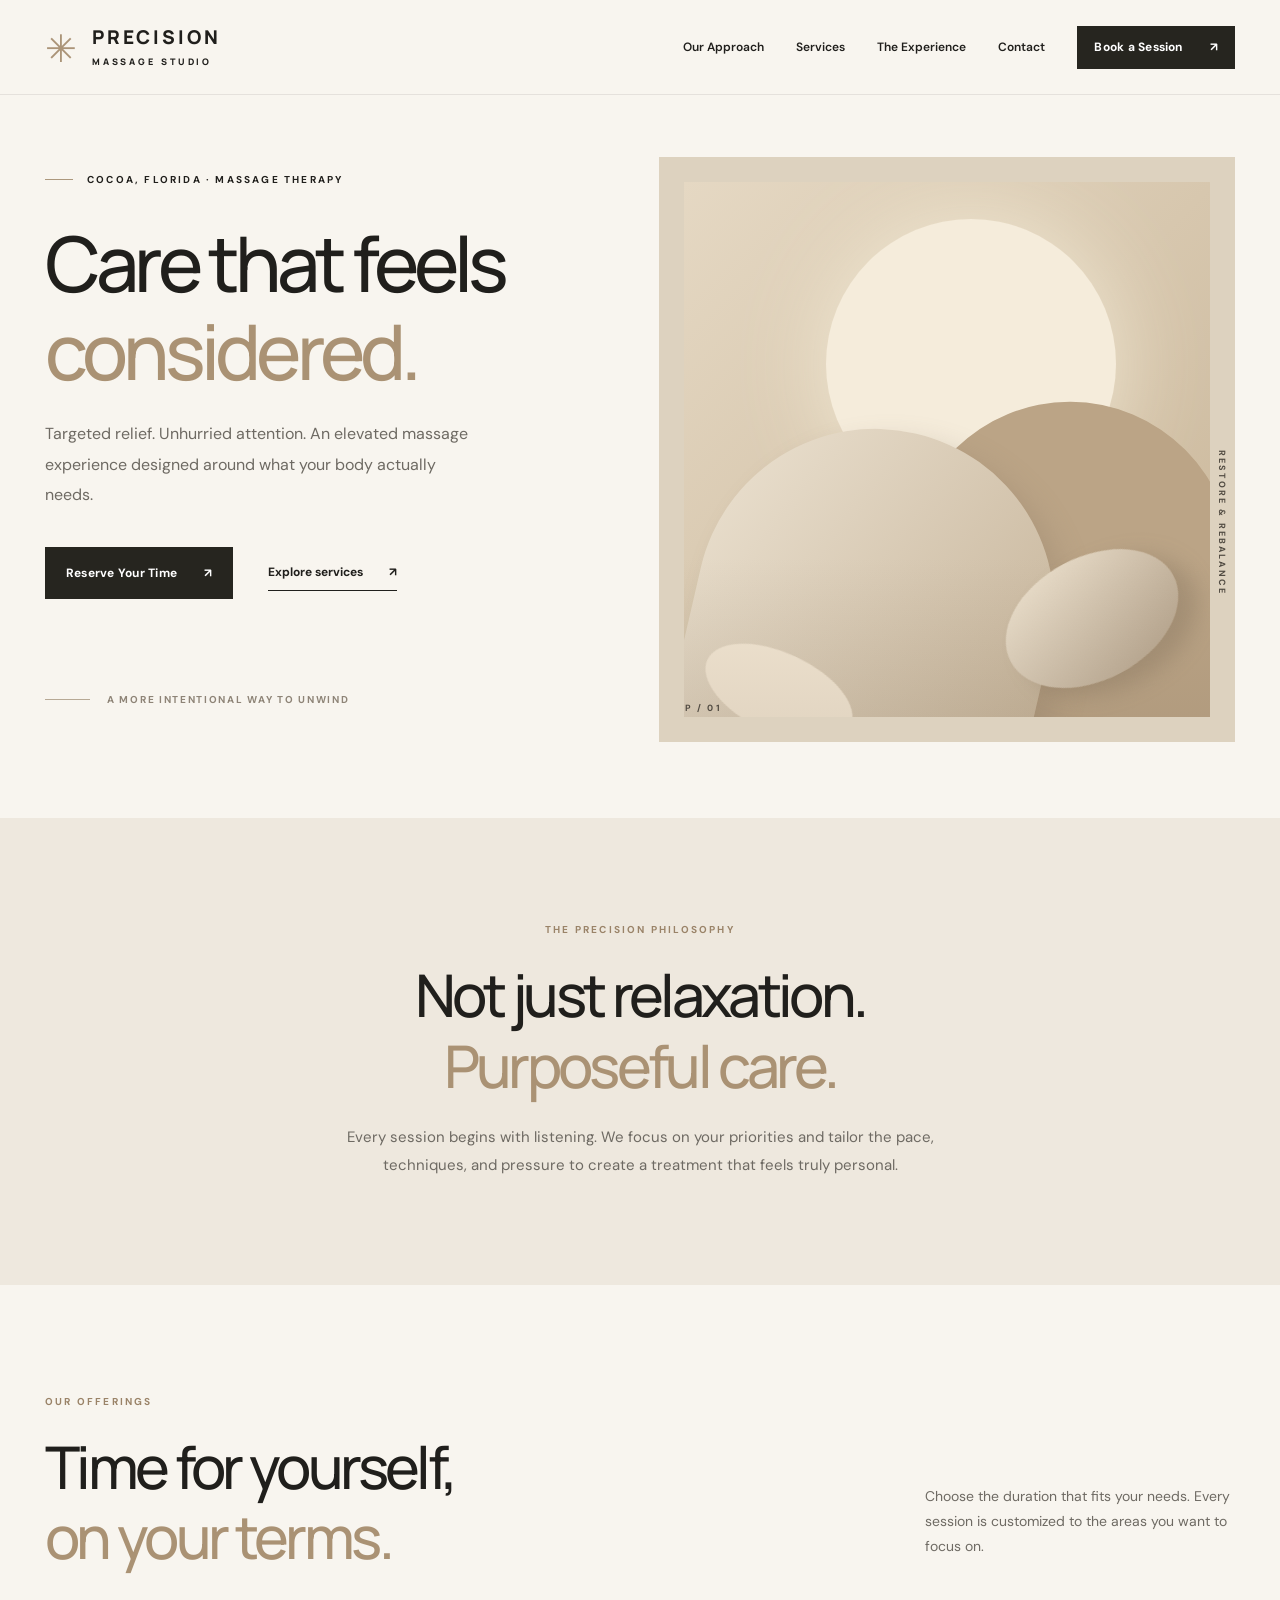
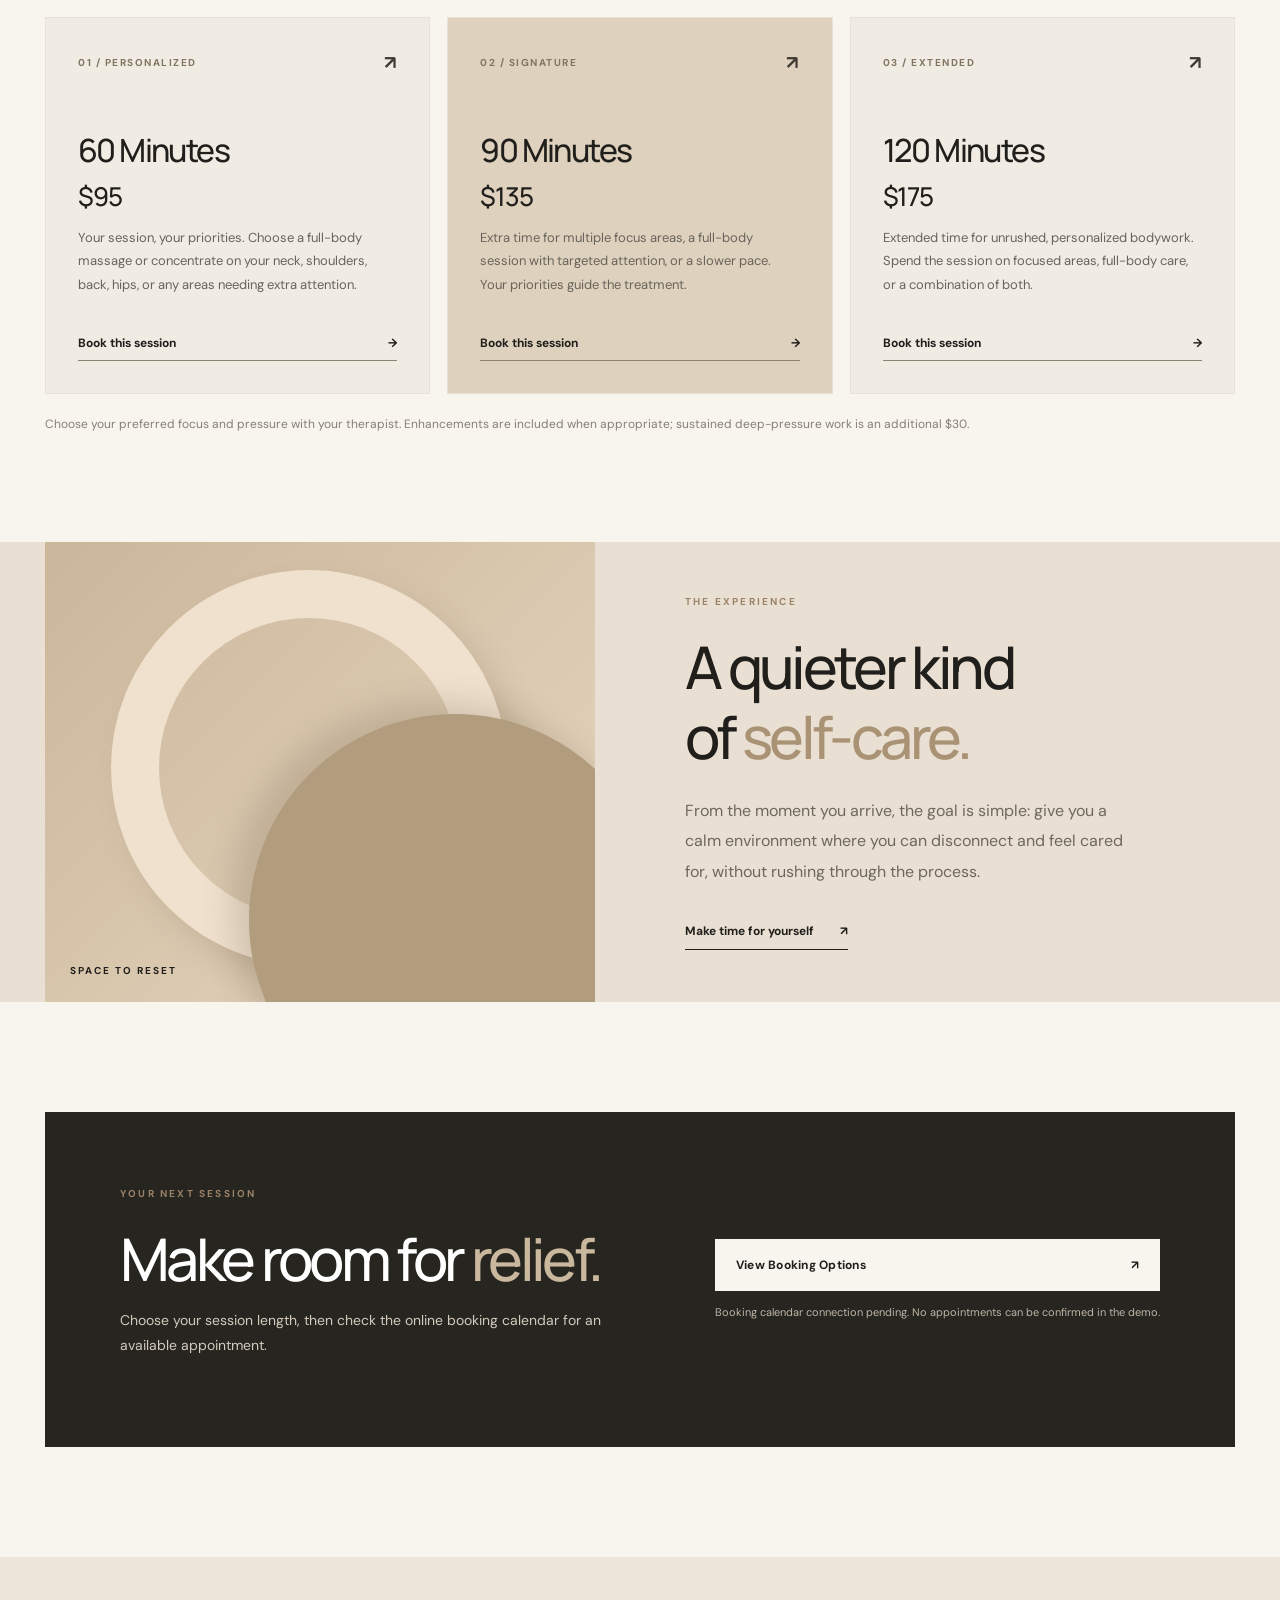
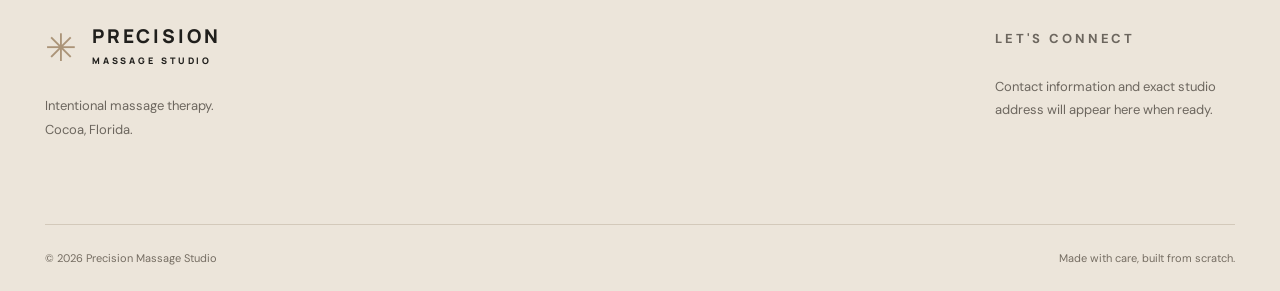
<file: index.html>
<!doctype html>
<html lang="en">
<head>
  <meta charset="UTF-8">
  <meta name="viewport" content="width=device-width, initial-scale=1">
  <meta name="theme-color" content="#f8f5ef">
  <meta name="description" content="Precision Massage Studio — intentional massage therapy in Cocoa, Florida. A calm space for focused, personalized bodywork.">
  <title>Precision Massage Studio | Intentional Bodywork</title>
  <link rel="preconnect" href="https://fonts.googleapis.com">
  <link rel="preconnect" href="https://fonts.gstatic.com" crossorigin>
  <link href="https://fonts.googleapis.com/css2?family=DM+Sans:wght@400;500;600;700&family=Manrope:wght@400;500;600;700;800&display=swap" rel="stylesheet">
  <link rel="stylesheet" href="style.css">
  <script src="script.js" defer></script>
</head>
<body>
  <a class="skip-link" href="#main">Skip to content</a>
  <header class="site-header">
    <div class="shell nav-layout">
      <a href="index.html#home" class="brand" aria-label="Precision Massage Studio home"><span class="brand-symbol" aria-hidden="true">✳</span><span>PRECISION<span class="brand-sub">MASSAGE STUDIO</span></span></a>
      <button class="menu-toggle" type="button" aria-label="Open navigation" aria-expanded="false" aria-controls="primary-nav"><span></span><span></span><span></span></button>
      <nav id="primary-nav" class="nav-links" aria-label="Primary navigation">
        <a href="index.html#about">Our Approach</a><a href="index.html#services">Services</a><a href="index.html#experience">The Experience</a><a href="index.html#contact">Contact</a>
        <a class="button button-dark nav-book" href="booking.html">Book a Session <span aria-hidden="true">↗</span></a>
      </nav>
    </div>
  </header>
  <main id="main">
    <section id="home" class="hero">
      <div class="shell hero-grid">
        <div class="hero-content">
          <div class="eyebrow"><span class="eyebrow-line"></span> COCOA, FLORIDA · MASSAGE THERAPY</div>
          <h1>Care that feels<br><em>considered.</em></h1>
          <p class="hero-copy">Targeted relief. Unhurried attention. An elevated massage experience designed around what your body actually needs.</p>
          <div class="hero-actions"><a class="button button-dark" href="booking.html">Reserve Your Time <span aria-hidden="true">↗</span></a><a class="text-link" href="index.html#services">Explore services <span aria-hidden="true">↗</span></a></div>
          <div class="hero-foot"><span class="line"></span> A MORE INTENTIONAL WAY TO UNWIND</div>
        </div>
        <div class="hero-art" role="img" aria-label="Minimalist abstract composition of overlapping soft beige arches and stone shapes">
          <div class="art-frame"><div class="art-sun"></div><div class="art-arch arch-back"></div><div class="art-arch arch-front"></div><div class="art-stone stone-one"></div><div class="art-stone stone-two"></div><div class="art-overlay"></div></div>
          <span class="art-index">P / 01</span><span class="art-side">RESTORE & REBALANCE</span>
        </div>
      </div>
    </section>
    <section class="statement" id="about"><div class="shell statement-inner"><p class="section-label">THE PRECISION PHILOSOPHY</p><h2>Not just relaxation.<br><em>Purposeful care.</em></h2><p>Every session begins with listening. We focus on your priorities and tailor the pace, techniques, and pressure to create a treatment that feels truly personal.</p></div></section>
    <section id="services" class="services section-pad"><div class="shell"><div class="section-heading"><div><p class="section-label">OUR OFFERINGS</p><h2>Time for yourself,<br><em>on your terms.</em></h2></div><p>Choose the duration that fits your needs. Every session is customized to the areas you want to focus on.</p></div><div class="service-grid">
      <article class="service-card"><div class="service-top"><span>01 / PERSONALIZED</span><span class="arrow">↗</span></div><h3>60 Minutes</h3><span class="service-price">$95</span><p>Your session, your priorities. Choose a full-body massage or concentrate on your neck, shoulders, back, hips, or any areas needing extra attention.</p><a href="booking.html" class="service-link">Book this session <span aria-hidden="true">→</span></a></article>
      <article class="service-card featured"><div class="service-top"><span>02 / SIGNATURE</span><span class="arrow">↗</span></div><h3>90 Minutes</h3><span class="service-price">$135</span><p>Extra time for multiple focus areas, a full-body session with targeted attention, or a slower pace. Your priorities guide the treatment.</p><a href="booking.html" class="service-link">Book this session <span aria-hidden="true">→</span></a></article>
      <article class="service-card"><div class="service-top"><span>03 / EXTENDED</span><span class="arrow">↗</span></div><h3>120 Minutes</h3><span class="service-price">$175</span><p>Extended time for unrushed, personalized bodywork. Spend the session on focused areas, full-body care, or a combination of both.</p><a href="booking.html" class="service-link">Book this session <span aria-hidden="true">→</span></a></article>
      </div><p class="service-note">Choose your preferred focus and pressure with your therapist. Enhancements are included when appropriate; sustained deep-pressure work is an additional $30.</p></div></section>
    <section id="experience" class="experience"><div class="shell experience-grid"><div class="experience-visual"><span class="circle-outline"></span><span class="circle-core"></span><span class="experience-tag">SPACE TO RESET</span></div><div class="experience-content"><p class="section-label">THE EXPERIENCE</p><h2>A quieter kind<br>of <em>self-care.</em></h2><p>From the moment you arrive, the goal is simple: give you a calm environment where you can disconnect and feel cared for, without rushing through the process.</p><a class="text-link" href="booking.html">Make time for yourself <span aria-hidden="true">↗</span></a></div></div></section>
    <section id="booking" class="booking section-pad"><div class="shell booking-panel"><div><p class="section-label">YOUR NEXT SESSION</p><h2>Make room for <em>relief.</em></h2><p>Choose your session length, then check the online booking calendar for an available appointment.</p></div><div class="booking-action"><a class="button button-light" id="booking-button" href="booking.html">View Booking Options <span aria-hidden="true">↗</span></a><small>Booking calendar connection pending. No appointments can be confirmed in the demo.</small></div></div></section>
  </main>
  <footer id="contact" class="footer"><div class="shell footer-main"><div><a href="#home" class="brand footer-brand"><span class="brand-symbol" aria-hidden="true">✳</span><span>PRECISION<span class="brand-sub">MASSAGE STUDIO</span></span></a><p>Intentional massage therapy.<br>Cocoa, Florida.</p></div><div class="footer-right"><p class="section-label">LET'S CONNECT</p><p>Contact information and exact studio address will appear here when ready.</p></div></div><div class="shell footer-bottom"><span>© <span id="year"></span> Precision Massage Studio</span><span>Made with care, built from scratch.</span></div></footer>
</body>
</html>
</file>
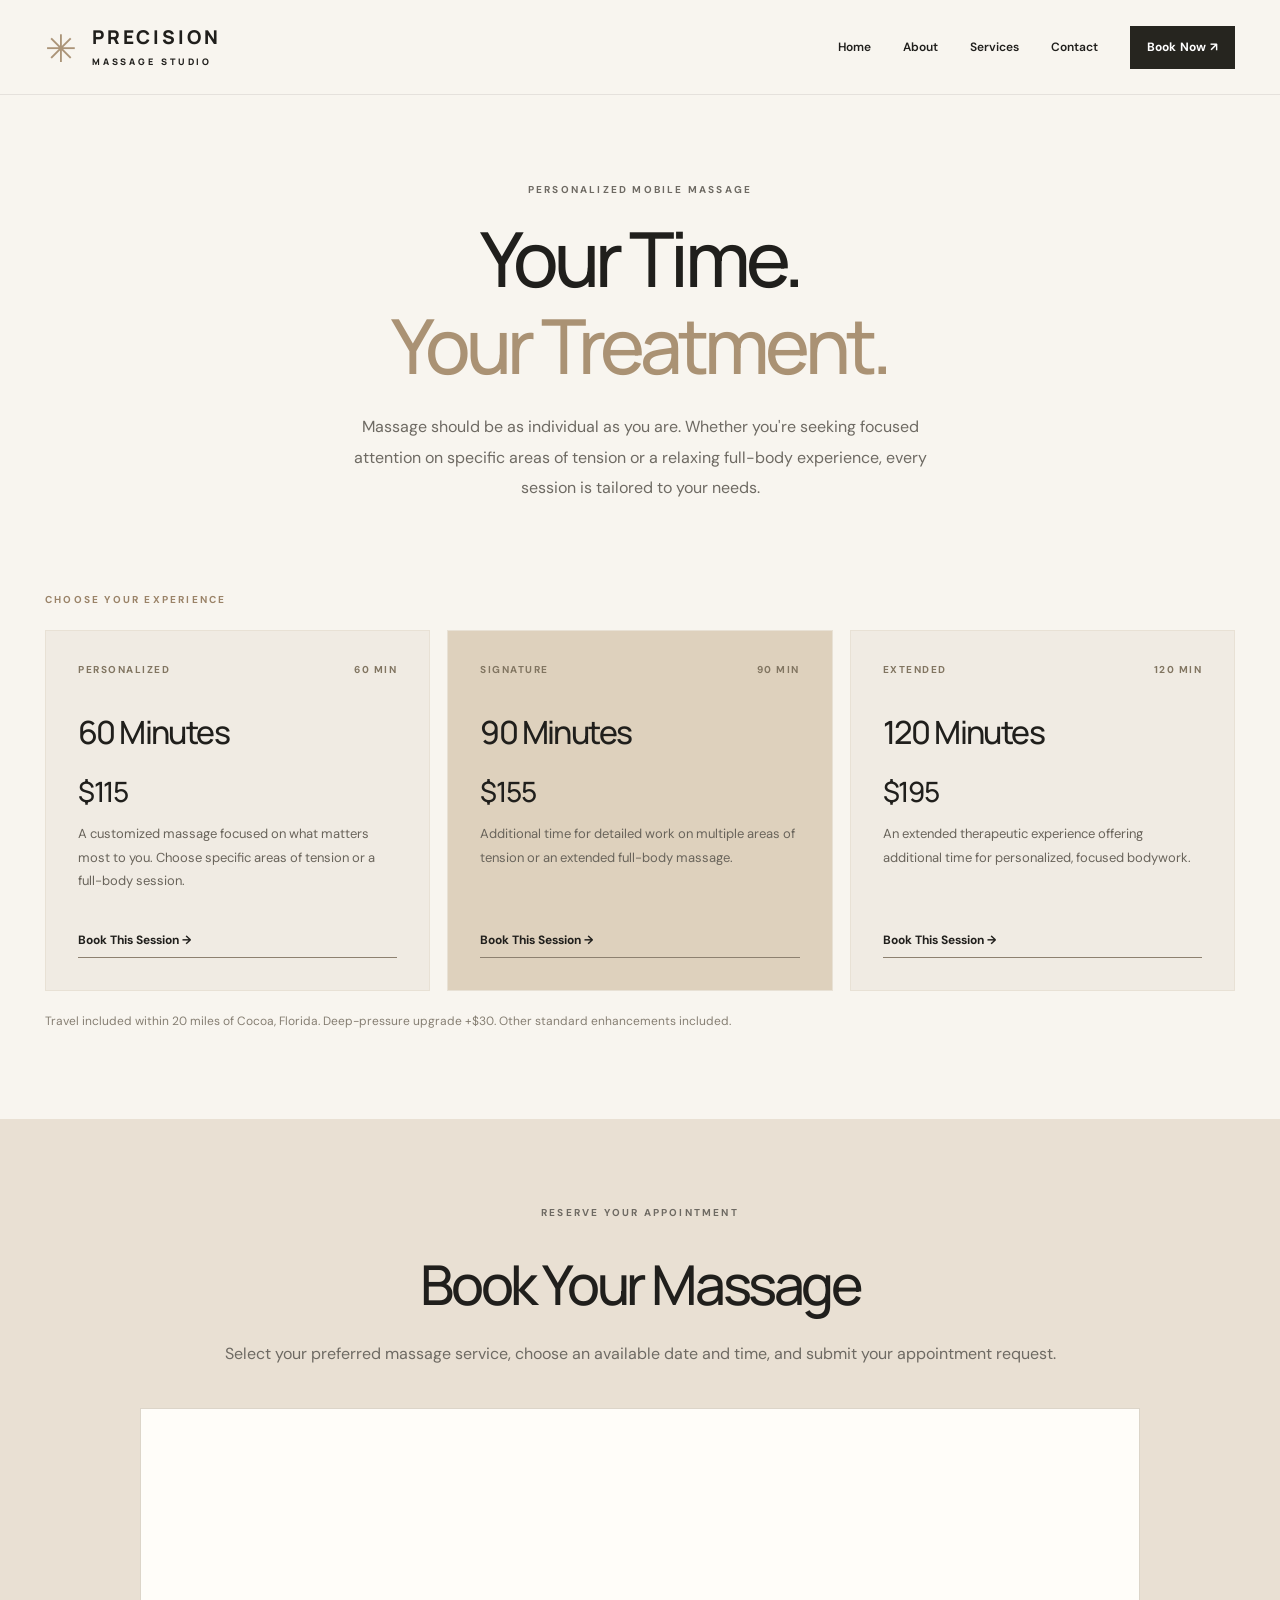
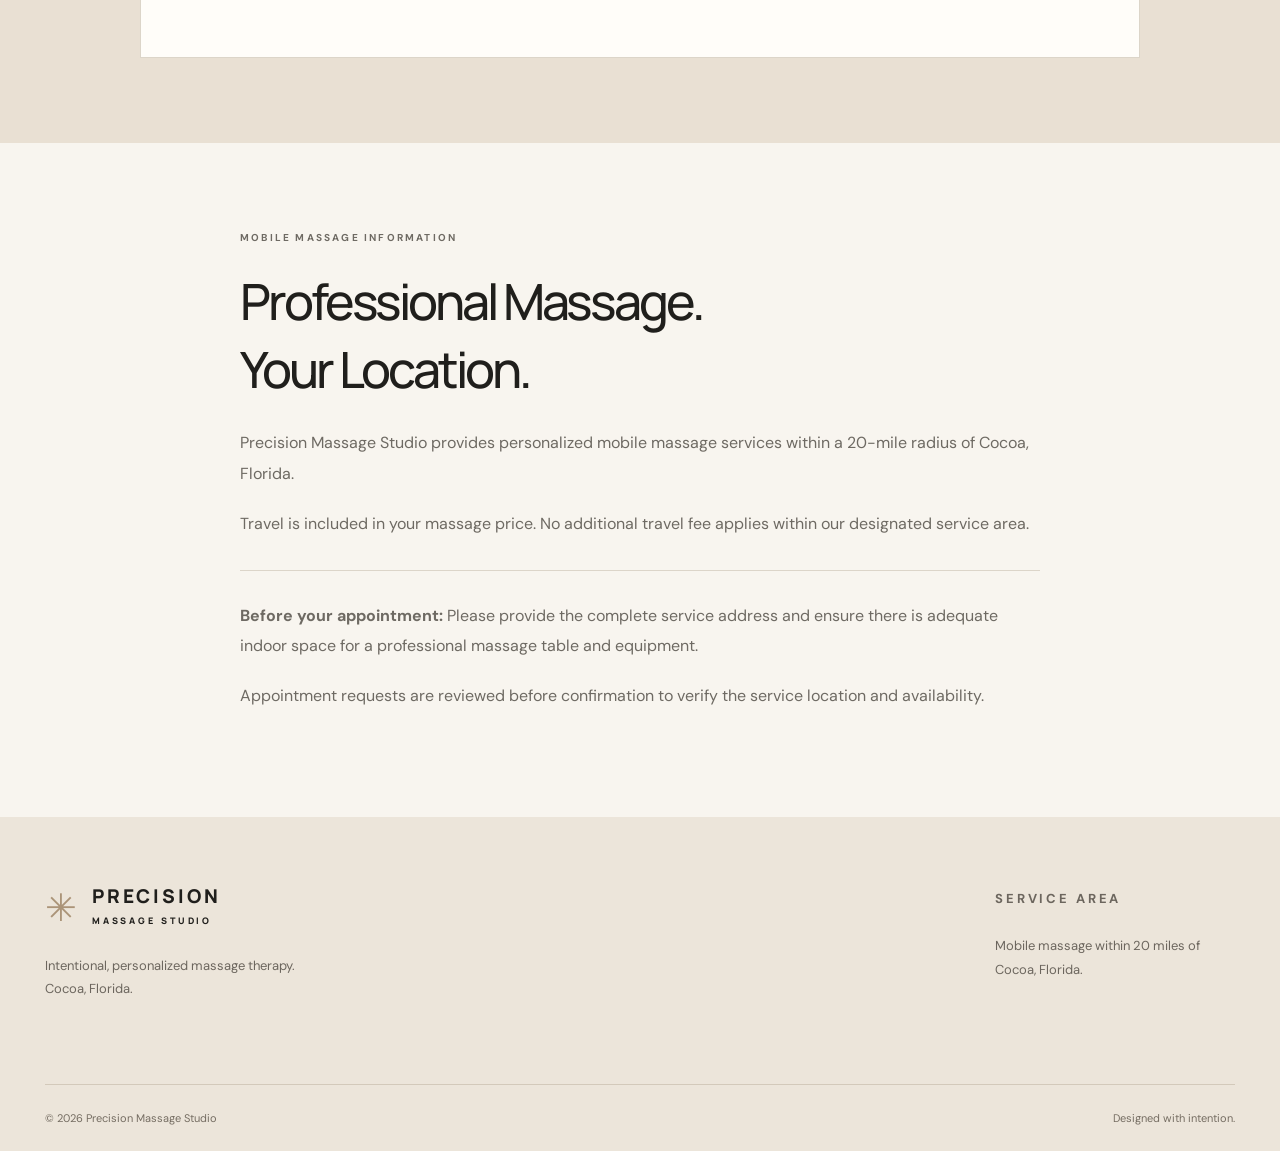
<file: booking.html>
<!DOCTYPE html>
<html lang="en">
<head>
  <meta charset="UTF-8">
  <meta name="viewport" content="width=device-width, initial-scale=1.0">
  <meta name="description" content="Book a personalized mobile massage with Precision Massage Studio in Cocoa, Florida.">

  <title>Book a Massage | Precision Massage Studio</title>

  <!-- Fonts -->
  <link rel="preconnect" href="https://fonts.googleapis.com">
  <link rel="preconnect" href="https://fonts.gstatic.com" crossorigin>
  <link href="https://fonts.googleapis.com/css2?family=DM+Sans:wght@400;500;600;700&family=Manrope:wght@400;500;600;700&display=swap" rel="stylesheet">

  <!-- Existing website styles -->
  <link rel="stylesheet" href="style.css">

  <style>
    .booking-intro {
      text-align: center;
      background: #f8f5ef;
      padding: 85px 20px 65px;
    }

    .booking-intro h1 {
      font-size: clamp(42px, 6vw, 76px);
      margin: 16px 0 24px;
      font-weight: 500;
    }

    .booking-intro h1 span {
      color: #aa9274;
    }

    .booking-intro p {
      max-width: 620px;
      margin: 0 auto;
      line-height: 1.9;
      color: #6e6a63;
    }

    .booking-services {
      background: #f8f5ef;
      padding: 25px 0 90px;
    }

    .booking-services .service-card {
      min-height: 280px;
    }

    .booking-services .service-card h3 {
      margin-top: 34px;
    }

    .booking-services .service-price {
      display: block;
      margin: 12px 0;
      font-size: 28px;
    }

    .square-section {
      background: #e9e0d3;
      padding: 85px 20px;
    }

    .square-container {
      max-width: 1000px;
      margin: 0 auto;
    }

    .square-heading {
      text-align: center;
      margin-bottom: 40px;
    }

    .square-heading h2 {
      font-size: clamp(36px, 5vw, 55px);
      margin-bottom: 18px;
    }

    .square-heading p {
      color: #6e6a63;
      line-height: 1.8;
    }

    .square-widget {
      background: #fffdf9;
      border: 1px solid #dcd5c9;
      padding: 30px;
      min-height: 250px;
      overflow: auto;
    }

    .travel-policy {
      background: #f8f5ef;
      padding: 85px 20px;
    }

    .travel-policy-inner {
      max-width: 800px;
      margin: auto;
    }

    .travel-policy h2 {
      font-size: clamp(34px, 4vw, 50px);
      margin-bottom: 25px;
    }

    .travel-policy p {
      line-height: 1.9;
      color: #6e6a63;
      margin-bottom: 20px;
    }

    .policy-divider {
      border: 0;
      border-top: 1px solid #dcd5c9;
      margin: 30px 0;
    }

    @media (max-width: 650px) {
      .booking-intro {
        padding: 65px 20px 45px;
      }

      .booking-services {
        padding-bottom: 60px;
      }

      .square-section,
      .travel-policy {
        padding: 60px 15px;
      }

      .square-widget {
        padding: 12px;
      }
    }
  </style>

  <script src="script.js" defer></script>
</head>

<body>

  <!-- NAVIGATION -->
  <header class="site-header">
    <div class="shell nav-layout">

      <a href="index.html" class="brand">
        <span class="brand-symbol">✳</span>
        <span>
          PRECISION
          <span class="brand-sub">MASSAGE STUDIO</span>
        </span>
      </a>

      <button class="menu-toggle"
              type="button"
              aria-label="Open navigation"
              aria-expanded="false"
              aria-controls="primary-nav">
        <span></span>
        <span></span>
        <span></span>
      </button>

      <nav class="nav-links" id="primary-nav">
        <a href="index.html">Home</a>
        <a href="index.html#about">About</a>
        <a href="index.html#services">Services</a>
        <a href="index.html#contact">Contact</a>
        <a href="#square-calendar"
           class="button button-dark nav-book">
          Book Now ↗
        </a>
      </nav>

    </div>
  </header>

  <main>

    <!-- INTRODUCTION -->
    <section class="booking-intro">

      <p class="section-label">
        PERSONALIZED MOBILE MASSAGE
      </p>

      <h1>
        Your Time.<br>
        <span>Your Treatment.</span>
      </h1>

      <p>
        Massage should be as individual as you are.
        Whether you're seeking focused attention
        on specific areas of tension or a relaxing
        full-body experience, every session is
        tailored to your needs.
      </p>

    </section>

    <!-- SERVICES -->
    <section class="booking-services" id="services">

      <div class="shell">

        <p class="section-label">
          CHOOSE YOUR EXPERIENCE
        </p>

        <div class="service-grid">

          <!-- 60 MINUTES -->
          <article class="service-card">

            <div class="service-top">
              <span>PERSONALIZED</span>
              <span>60 MIN</span>
            </div>

            <h3>60 Minutes</h3>

            <span class="service-price">$115</span>

            <p>
              A customized massage focused on what
              matters most to you. Choose specific
              areas of tension or a full-body session.
            </p>

            <a href="#square-calendar"
               class="service-link">
              Book This Session →
            </a>

          </article>

          <!-- 90 MINUTES -->
          <article class="service-card featured">

            <div class="service-top">
              <span>SIGNATURE</span>
              <span>90 MIN</span>
            </div>

            <h3>90 Minutes</h3>

            <span class="service-price">$155</span>

            <p>
              Additional time for detailed work on
              multiple areas of tension or an
              extended full-body massage.
            </p>

            <a href="#square-calendar"
               class="service-link">
              Book This Session →
            </a>

          </article>

          <!-- 120 MINUTES -->
          <article class="service-card">

            <div class="service-top">
              <span>EXTENDED</span>
              <span>120 MIN</span>
            </div>

            <h3>120 Minutes</h3>

            <span class="service-price">$195</span>

            <p>
              An extended therapeutic experience
              offering additional time for
              personalized, focused bodywork.
            </p>

            <a href="#square-calendar"
               class="service-link">
              Book This Session →
            </a>

          </article>

        </div>

        <p class="service-note">
          Travel included within 20 miles of Cocoa,
          Florida. Deep-pressure upgrade +$30.
          Other standard enhancements included.
        </p>

      </div>
    </section>

    <!-- SQUARE BOOKING -->
    <section class="square-section" id="square-calendar">

      <div class="square-container">

        <div class="square-heading">

          <p class="section-label">
            RESERVE YOUR APPOINTMENT
          </p>

          <h2>Book Your Massage</h2>

          <p>
            Select your preferred massage service,
            choose an available date and time,
            and submit your appointment request.
          </p>

        </div>

        <div class="square-widget">

          <!-- Start Square Appointments Embed Code -->
          <script src="https://square.site/appointments/buyer/widget/5he5i5y0tlb6a5/LH2405HXTA93M.js"></script>
          <!-- End Square Appointments Embed Code -->

        </div>

      </div>

    </section>

    <!-- TRAVEL POLICY -->
    <section class="travel-policy">

      <div class="travel-policy-inner">

        <p class="section-label">
          MOBILE MASSAGE INFORMATION
        </p>

        <h2>
          Professional Massage.<br>
          Your Location.
        </h2>

        <p>
          Precision Massage Studio provides
          personalized mobile massage services
          within a 20-mile radius of Cocoa, Florida.
        </p>

        <p>
          Travel is included in your massage price.
          No additional travel fee applies within
          our designated service area.
        </p>

        <hr class="policy-divider">

        <p>
          <strong>Before your appointment:</strong>
          Please provide the complete service
          address and ensure there is adequate
          indoor space for a professional massage
          table and equipment.
        </p>

        <p>
          Appointment requests are reviewed before
          confirmation to verify the service
          location and availability.
        </p>

      </div>

    </section>

  </main>

  <!-- FOOTER -->
  <footer class="footer" id="contact">

    <div class="shell footer-main">

      <div>

        <a href="index.html" class="brand footer-brand">
          <span class="brand-symbol">✳</span>
          <span>
            PRECISION
            <span class="brand-sub">MASSAGE STUDIO</span>
          </span>
        </a>

        <p>
          Intentional, personalized massage therapy.
          <br>
          Cocoa, Florida.
        </p>

      </div>

      <div class="footer-right">

        <p class="section-label">
          SERVICE AREA
        </p>

        <p>
          Mobile massage within 20 miles of
          Cocoa, Florida.
        </p>

      </div>

    </div>

    <div class="shell footer-bottom">
      <span>
        © <span id="year">2026</span>
        Precision Massage Studio
      </span>
      <span>Designed with intention.</span>
    </div>

  </footer>

</body>
</html>
</file>
<file: style.css>
:root{--cream:#f8f5ef;--paper:#fffdf9;--beige:#e7ddcd;--taupe:#baa88f;--ink:#201f1c;--muted:#6e6a63;--line:#dcd5c9;--dark:#26251f}*{box-sizing:border-box}html{scroll-behavior:smooth}body{margin:0;background:var(--cream);color:var(--ink);font-family:'DM Sans',sans-serif;-webkit-font-smoothing:antialiased}a{color:inherit;text-decoration:none}button{font:inherit}.shell{width:min(1190px,calc(100% - 80px));margin:auto}.skip-link{position:absolute;left:-9999px;top:12px;padding:12px;background:white;z-index:20}.skip-link:focus{left:12px}.site-header{background:var(--cream);border-bottom:1px solid rgba(32,31,28,.09);position:relative;z-index:10}.nav-layout{height:94px;display:flex;align-items:center;justify-content:space-between}.brand{display:inline-flex;align-items:center;gap:12px;font:800 19px/1.05 'Manrope',sans-serif;letter-spacing:.15em}.brand-symbol{font-size:38px;font-weight:400;line-height:1;color:#ab9478}.brand-sub{display:block;font-size:9px;letter-spacing:.32em;margin-top:9px}.nav-links{display:flex;align-items:center;gap:32px;font-size:12px;font-weight:600}.nav-links>a:not(.button):hover,.text-link:hover{color:#9b8469}.button{display:inline-flex;align-items:center;justify-content:space-between;gap:27px;padding:17px 21px;font-size:12px;font-weight:700;letter-spacing:.02em;min-height:52px;transition:transform .2s,background .2s}.button:hover{transform:translateY(-2px)}.button-dark{background:var(--dark);color:white}.button-dark:hover{background:#4e473d}.button-light{background:var(--cream);color:var(--ink)}.nav-book{padding:13px 17px;min-height:43px}.menu-toggle{display:none}.hero{padding:62px 0 76px}.hero-grid{display:grid;grid-template-columns:1fr 1.05fr;gap:65px;min-height:585px;align-items:center}.hero-content{padding-bottom:20px}.eyebrow,.section-label,.hero-foot{font-size:10px;font-weight:700;letter-spacing:.22em}.eyebrow{display:flex;align-items:center;gap:14px}.eyebrow-line{width:28px;height:1px;background:#ac987d}h1,h2,h3,p{margin-top:0}h1,h2{font-family:'Manrope',sans-serif;letter-spacing:-.062em;font-weight:500}h1{font-size:clamp(64px,6vw,100px);line-height:1.14;margin:33px 0 25px}h1 em,h2 em{font-style:normal;color:#aa9274}.hero-copy{color:var(--muted);font-size:16px;line-height:1.9;max-width:440px}.hero-actions{display:flex;align-items:center;gap:35px;margin-top:36px}.text-link{font-size:12px;font-weight:700;border-bottom:1px solid var(--ink);padding:10px 0;display:inline-flex;gap:26px;align-items:center}.hero-foot{display:flex;gap:17px;align-items:center;color:#8e8477;margin-top:94px;letter-spacing:.17em}.hero-foot .line{width:45px;height:1px;background:#b7a995}.hero-art{height:585px;position:relative;background:#ddd2bf;overflow:hidden}.art-frame{position:absolute;inset:25px;background:linear-gradient(135deg,#e5d8c3,#c9b699);overflow:hidden}.art-sun{position:absolute;width:290px;height:290px;border-radius:50%;background:#f5ecdb;left:27%;top:7%;box-shadow:0 0 90px #f1e8d3}.art-arch{position:absolute;border-radius:220px 220px 0 0}.arch-back{width:62%;height:77%;bottom:-18%;right:-6%;background:#bba486;transform:rotate(-11deg)}.arch-front{width:68%;height:79%;bottom:-25%;left:1%;background:linear-gradient(115deg,#ebe1d0,#c2af94);transform:rotate(13deg);box-shadow:18px 10px 28px #8e7b6550}.art-stone{position:absolute;border-radius:50%;filter:blur(.3px)}.stone-one{width:35%;height:23%;bottom:7%;right:5%;background:linear-gradient(150deg,#f1e6d3,#b3a18a);transform:rotate(-28deg);box-shadow:14px 15px 22px #76655250}.stone-two{width:30%;height:15%;bottom:-3%;left:3%;background:#f3e7d4;transform:rotate(25deg)}.art-overlay{position:absolute;inset:0;background:linear-gradient(transparent 70%,#73614b20)}.art-index,.art-side{position:absolute;color:#514b42;font-size:9px;font-weight:700;letter-spacing:.24em}.art-index{bottom:28px;left:26px}.art-side{right:7px;top:50%;writing-mode:vertical-rl}.statement{text-align:center;padding:105px 0;background:#eee8de}.statement-inner{max-width:770px}.section-label{color:#9a8368;margin-bottom:24px}.statement h2,.section-heading h2,.experience h2,.booking h2{font-size:clamp(42px,4.6vw,66px);line-height:1.2;margin-bottom:23px}.statement p:last-child{max-width:590px;margin:0 auto;line-height:1.85;color:var(--muted);font-size:15px}.section-pad{padding:110px 0}.section-heading{display:flex;justify-content:space-between;align-items:end;margin-bottom:44px;gap:48px}.section-heading h2{margin:0}.section-heading>p{max-width:310px;color:var(--muted);line-height:1.8;font-size:14px}.service-grid{display:grid;grid-template-columns:repeat(3,1fr);gap:17px}.service-card{background:#f0ebe3;padding:32px;min-height:325px;display:flex;flex-direction:column;border:1px solid #e8e1d5}.service-card.featured{background:#ded1bd}.service-top{display:flex;align-items:center;justify-content:space-between;font-size:10px;font-weight:700;letter-spacing:.15em;color:#817561}.service-top .arrow{font-size:19px;color:#403b33}.service-card h3{font:500 32px 'Manrope',sans-serif;letter-spacing:-.05em;margin:53px 0 16px}.service-card>p{line-height:1.8;font-size:13px;color:#69645b}.service-link{margin-top:auto;border-bottom:1px solid #8d8170;padding:15px 0 9px;display:flex;justify-content:space-between;font-size:12px;font-weight:700}.service-note{color:#867f73;font-size:12px;margin:22px 0 0}.experience{background:#e9e0d3}.experience-grid{display:grid;grid-template-columns:1fr 1fr;min-height:460px;gap:90px;align-items:center}.experience-visual{position:relative;background:linear-gradient(135deg,#cab69a,#e7d7c1);height:460px;overflow:hidden}.circle-outline{position:absolute;left:12%;top:6%;width:72%;aspect-ratio:1;border:48px solid #efe1ce;border-radius:50%;box-shadow:15px 17px 30px #79664b33}.circle-core{position:absolute;right:-12%;bottom:-27%;width:75%;aspect-ratio:1;background:#b19c7e;border-radius:50%;box-shadow:-18px -13px 30px #67594035}.experience-tag{position:absolute;bottom:25px;left:25px;font-size:10px;letter-spacing:.2em;font-weight:700}.experience-content>p:not(.section-label){color:#6d675d;max-width:440px;line-height:1.9;margin-bottom:26px}.booking{background:var(--cream)}.booking-panel{background:var(--dark);color:white;padding:75px;display:flex;align-items:center;justify-content:space-between;gap:40px}.booking h2{margin-bottom:13px}.booking h2 em{color:#c9b79e}.booking-panel p:not(.section-label){line-height:1.8;color:#d3cabe;max-width:540px;font-size:14px}.booking-action{display:flex;flex-direction:column;gap:13px;min-width:260px}.booking-action small{color:#beb5a8;line-height:1.5;font-size:11px}.footer{background:#ece5da}.footer-main{padding:70px 0;display:flex;justify-content:space-between;gap:40px}.footer-main p{font-size:13px;line-height:1.8;color:#6c665e;margin-top:28px}.footer-right{max-width:240px}.footer-right p{margin-top:0}.footer-bottom{border-top:1px solid #d3c9ba;padding:26px 0;display:flex;justify-content:space-between;font-size:11px;color:#756d62}@media(max-width:900px){.shell{width:min(100% - 40px,1190px)}.nav-layout{height:78px}.menu-toggle{display:flex;flex-direction:column;gap:5px;border:0;background:transparent;padding:14px;cursor:pointer}.menu-toggle span{height:2px;width:22px;background:var(--ink)}.nav-links{display:none;position:absolute;top:78px;left:0;right:0;background:var(--cream);padding:24px 20px 30px;flex-direction:column;align-items:stretch;border-top:1px solid var(--line);box-shadow:0 15px 24px #00000012}.nav-links.open{display:flex}.nav-book{width:max-content}.hero-grid{gap:30px}.hero-art{height:490px}.hero-foot{margin-top:50px}.experience-grid{gap:35px}.booking-panel{padding:45px;flex-direction:column;align-items:start}}@media(max-width:650px){.hero{padding:45px 0 60px}.hero-grid{grid-template-columns:1fr;gap:42px}.hero-content{padding:0}.hero-art{height:390px}.hero-foot{margin-top:45px}.hero-actions{gap:20px;flex-wrap:wrap}h1{font-size:clamp(55px,12vw,75px)}.statement{padding:70px 0}.section-pad{padding:72px 0}.section-heading{display:block}.section-heading>p{margin-top:25px}.service-grid{grid-template-columns:1fr}.service-card{min-height:275px}.service-card h3{margin-top:34px}.experience-grid{grid-template-columns:1fr;gap:0}.experience-visual{height:330px}.experience-content{padding:65px 0}.booking-panel{padding:35px 24px}.footer-main{flex-direction:column;padding:55px 0}.footer-bottom{gap:10px;flex-direction:column}.brand{font-size:16px}.brand-symbol{font-size:32px}}@media(prefers-reduced-motion:reduce){html{scroll-behavior:auto}*{transition:none!important}}

/* Additional booking and transparent service pricing styles */
.service-card h3{margin-bottom:6px}.service-price{font:500 26px 'Manrope',sans-serif;letter-spacing:-.045em;margin-bottom:12px}.service-card>p{margin-bottom:24px}.booking-hero{padding:90px 0 85px;background:#eee8de}.booking-hero h1{font-size:clamp(58px,7vw,96px);margin:15px 0 20px}.booking-hero>div>p:last-child{max-width:620px;color:var(--muted);line-height:1.8}.booking-calendar{background:#e9e0d3;padding:90px 0}.calendar-layout{display:grid;grid-template-columns:1fr 1fr;gap:85px;align-items:center}.calendar-layout h2{font-size:clamp(42px,4.6vw,66px);line-height:1.2}.calendar-layout h2 em{color:#aa9274;font-style:normal}.calendar-layout p:not(.section-label){color:var(--muted);line-height:1.85}.booking-tip{font-size:13px}.calendar-card{background:#fffdf9;padding:45px;display:flex;flex-direction:column;align-items:start;gap:18px}.calendar-icon{font-size:40px;color:#aa9274}.calendar-card h3{font-size:25px;font-weight:500;margin:0}.calendar-card p{margin:0;font-size:13px}.calendar-card small{font-size:11px;color:#867f73;line-height:1.65}.calendar-card .button{margin:12px 0 0}.book-option[aria-current="true"]{color:#8b7355;border-bottom:2px solid #8b7355}a[aria-disabled="true"]{opacity:.58;cursor:not-allowed}@media(max-width:800px){.calendar-layout{grid-template-columns:1fr;gap:28px}.booking-hero{padding:65px 0}.booking-calendar{padding:70px 0}}@media(max-width:650px){.calendar-card{padding:30px 24px}}
</file>
